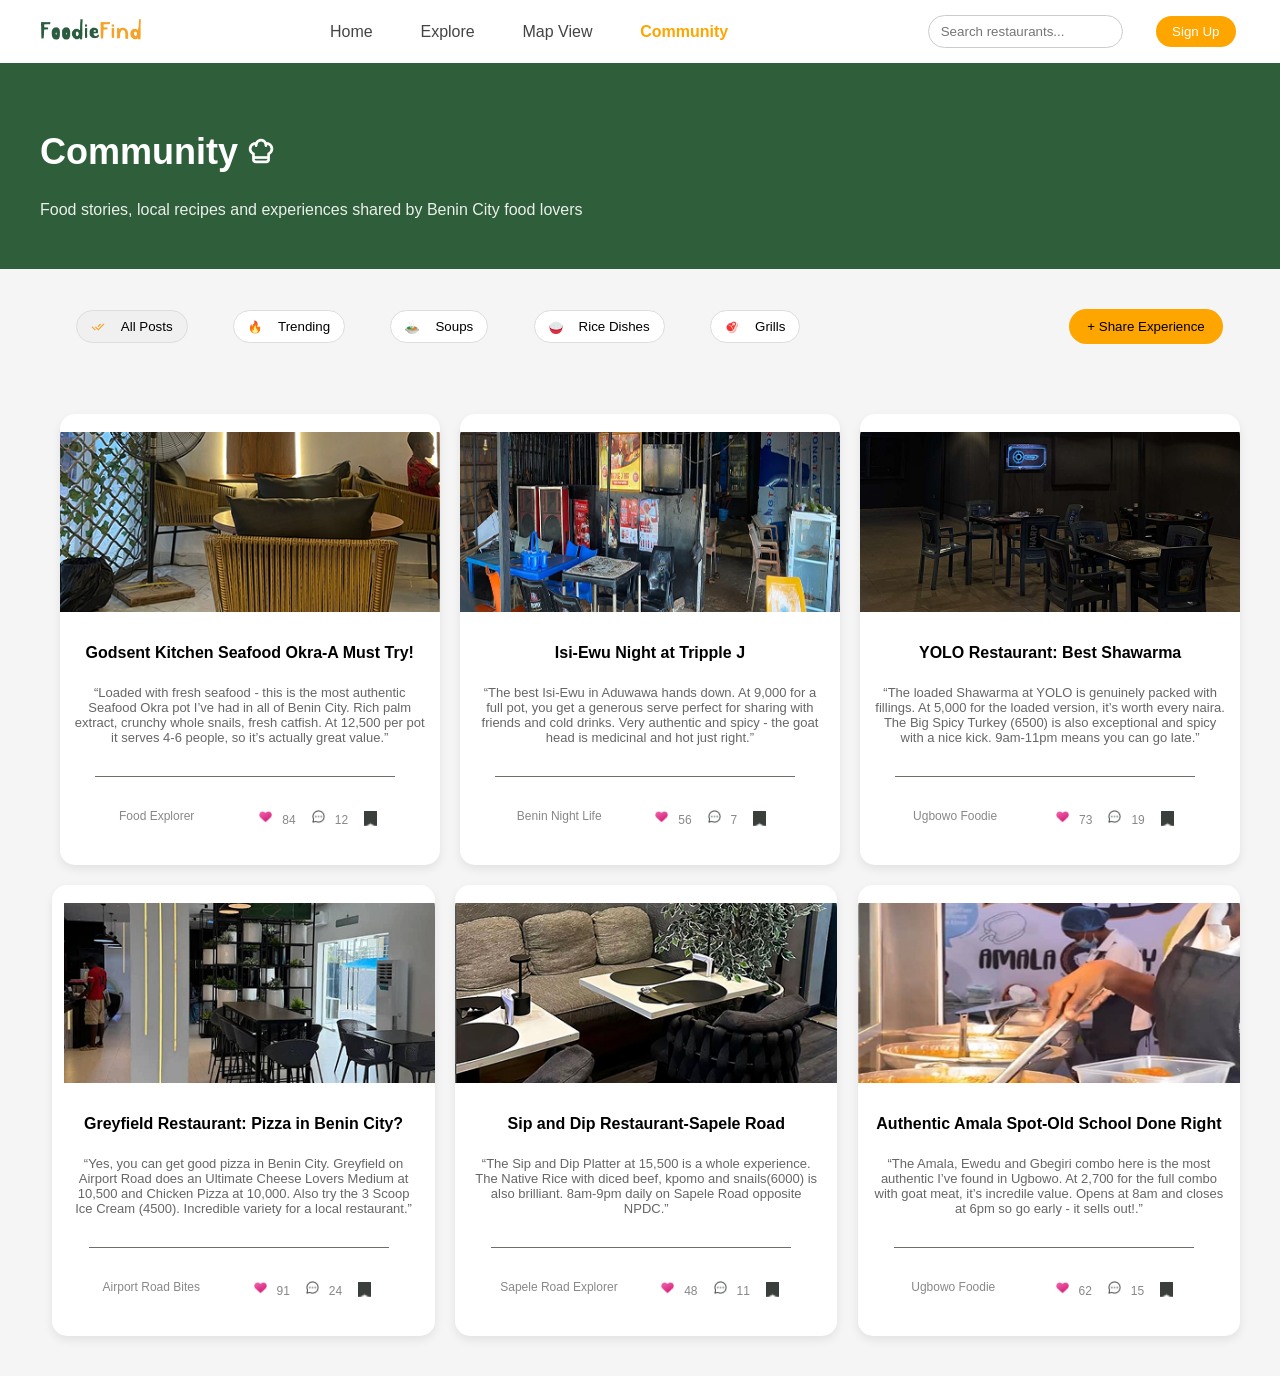
<file: community.html>
<!DOCTYPE html>
<html lang="en">
<head>
    <meta charset="UTF-8">
    <meta name="viewport" content="width=device-width, initial-scale=1.0">
    <title>community</title>
    <link rel="stylesheet" href="community.css">
</head>
<body>
    <!-- NAVBAR -->
<header class="navbar">  
    <div id="logo">
        <img src="images/FoodieFind.png" alt="foodielogo">
    </div>
    <nav>    
    <a href="index.html">Home</a>   
     <a href="explore.html">Explore</a>    
     <a href="map.html">Map View</a>   
      <a href="community.html" class="active">Community</a> 
    </nav>
    <div class="nav-right">   
     <input type="text" placeholder="Search restaurants...">    
     <a href="signup.html"><button class="signup">Sign Up</button> </a>
    </div>
</header>
<!-- HERO -->
<section class="hero">  
    <h1>Community <img src="images/cheflogo.png" alt="cheflogo"></h1>  <p>Food stories, local recipes and experiences shared by Benin City food lovers</p>
</section>
<!-- FILTERS -->
<section class="filters">  
    <div class="chips">   
         <button class="chip active"><img src="images/all.png" alt=""> All Posts</button>   
         <button class="chip"><img src="images/trending.png" alt=""> Trending</button>   
         <button class="chip"><img src="images/soup.png" alt=""> Soups</button>   
         <button class="chip"><img src="images/rice.png" alt=""> Rice Dishes</button>   
         <button class="chip"><img src="images/grill.png" alt=""> Grills</button> 
    </div>
         <button class="share-btn">+ Share Experience</button>
</section>
<!-- POSTS GRID -->
<section class="grid">
  <!-- CARD -->  
  <div class="card"> 
       <img src="images/Godsent.png" alt="Godsent">   
       <h3>Godsent Kitchen Seafood Okra-A Must Try!</h3>   
       <p>“Loaded with fresh seafood - this is the most authentic
        Seafood Okra pot I’ve had in all of Benin City. Rich palm
        extract, crunchy whole snails, fresh catfish. At 12,500 per
        pot it serves 4-6 people, so it’s actually great value.” </p>  <br>
        <div id="line"><img src="images/Vector 50.png" alt=""></div> 
         <div class="meta">     
             <span>Food Explorer</span>    
             <span id="logs">
                <span id="logs1"><img src="images/heart.png" alt="">84</span>
                <span id="logs2"><img src="images/comment.png" alt="">12</span>
                <img src="images/feed.png" alt="">
             </span>   
         </div>  
  </div>
  <div class="card">    
    <img src="images/isiewu.png" alt="tripple j">   
    <h3>Isi-Ewu Night at Tripple J</h3>   
    <p>“The best Isi-Ewu in Aduwawa hands down. At 9,000 for a 
        full pot, you get a generous serve perfect for sharing with
        friends and cold drinks. Very authentic and spicy - the
        goat head is medicinal and hot just right.” </p>    <br>
        <div id="line"><img src="images/Vector 50.png" alt=""></div> 
      <div class="meta">     
         <span>Benin Night Life</span> 
         <span id="logs">
            <span id="logs1"><img src="images/heart.png" alt="">56</span>
            <span id="logs2"><img src="images/comment.png" alt="">7</span> 
            <img src="images/feed.png" alt="">
        </span>        
      </div>  
    </div>
  <div class="card">    
    <img src="images/yolo.png" alt="yolo">    
    <h3>YOLO Restaurant: Best Shawarma</h3>    
    <p>“The loaded Shawarma at YOLO is genuinely packed with
        fillings. At 5,000 for the loaded version, it’s worth every
        naira. The Big Spicy Turkey (6500) is also exceptional and 
        spicy with a nice kick. 9am-11pm means you can go late.” </p> <br>
        <div id="line"><img src="images/Vector 50.png" alt=""></div>    
    <div class="meta">      
        <span>Ugbowo Foodie</span>      
        <span id="logs">
            <span id="logs1"><img src="images/heart.png" alt="">73</span>
            <span id="logs2"><img src="images/comment.png" alt="">19</span>
            <img src="images/feed.png" alt="">
        </span>       
    </div>  
  </div>
</section>
  <section class="grid1">
  <div class="card">    
    <img src="images/greyfield.png" alt="greyfield">    
    <h3>Greyfield Restaurant: Pizza in Benin City?</h3>    
    <p>“Yes, you can get good pizza in Benin City. Greyfield on 
        Airport Road does an Ultimate Cheese Lovers Medium
        at 10,500 and Chicken Pizza at 10,000. Also try the 3 Scoop
        Ice Cream (4500). Incredible variety for a local restaurant.” </p> <br>
        <div id="line"><img src="images/Vector 50.png" alt=""></div>    
    <div class="meta">      
        <span>Airport Road Bites</span>      
        <span id="logs">
            <span id="logs1"><img src="images/heart.png" alt="">91</span>
            <span id="logs2"><img src="images/comment.png" alt="">24</span>
            <img src="images/feed.png" alt="">
        </span>       
    </div>  
 </div>
  <div class="card">    
    <img src="images/sip.png" alt="sip">    
    <h3>Sip and Dip Restaurant-Sapele Road</h3>    
    <p>“The Sip and Dip Platter at 15,500 is a whole experience.
        The Native Rice with diced beef, kpomo and snails(6000)
        is also brilliant. 8am-9pm daily on Sapele Road opposite
         NPDC.” </p>  <br>
         <div id="line"><img src="images/Vector 50.png" alt=""></div>   
    <div class="meta">      
        <span>Sapele Road Explorer</span>      
        <span id="logs">
            <span id="logs1"><img src="images/heart.png" alt="">48</span>
            <span id="logs2"><img src="images/comment.png" alt="">11</span>
            <img src="images/feed.png" alt="">
        </span>       
    </div>  
</div>
  <div class="card">    
    <img src="images/authen.png" alt="amala">    
    <h3>Authentic Amala Spot-Old School Done Right</h3>    
    <p>“The Amala, Ewedu and Gbegiri combo here is the most
        authentic I’ve found in Ugbowo. At 2,700 for the full combo
        with goat meat, it’s incredile value. Opens at 8am and 
        closes at 6pm so go early - it sells out!.” </p> <br>
        <div id="line"><img src="images/Vector 50.png" alt=""></div>    
    <div class="meta">      
        <span>Ugbowo Foodie</span>      
        <span id="logs">
            <span id="logs1"><img src="images/heart.png" alt="">62</span>
            <span id="logs2"><img src="images/comment.png" alt="">15</span>
            <img src="images/feed.png" alt="">
        </span>       
    </div>  
</div>
</section>
</body>
</html>
</file>
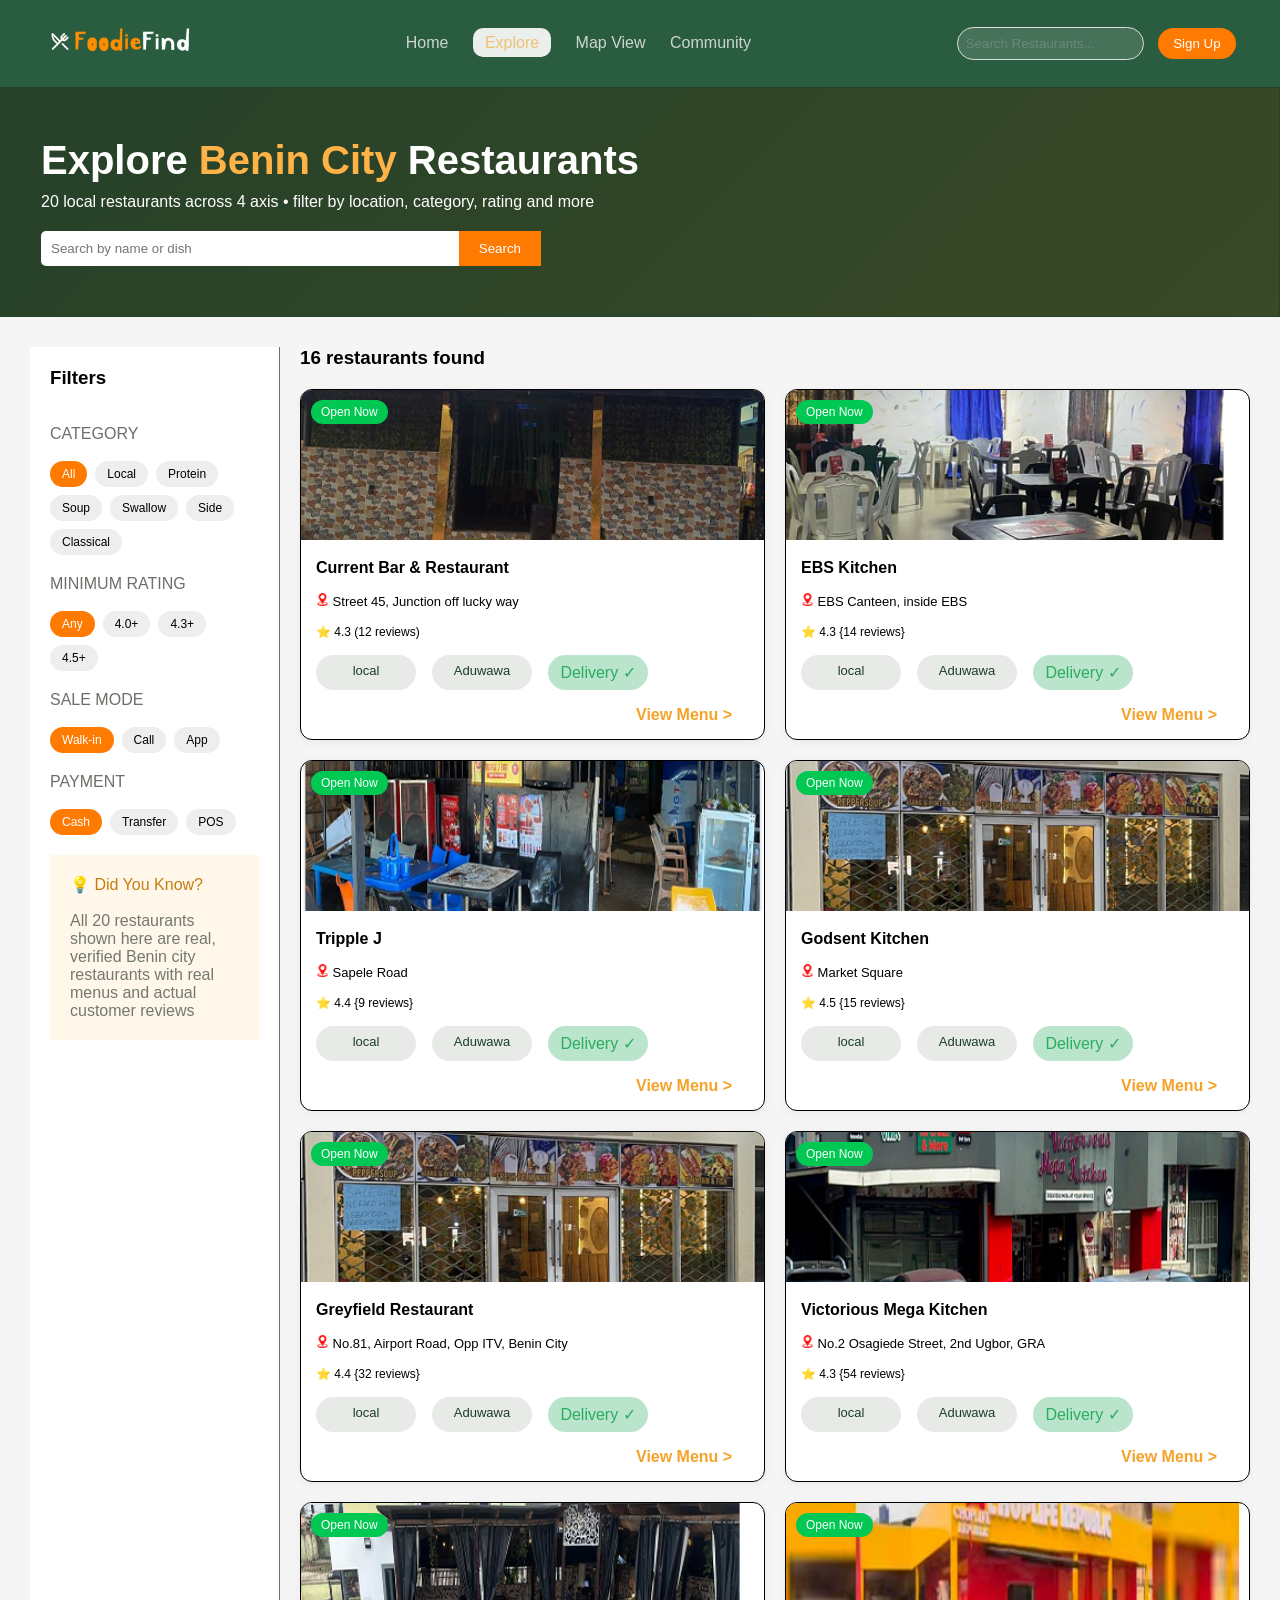
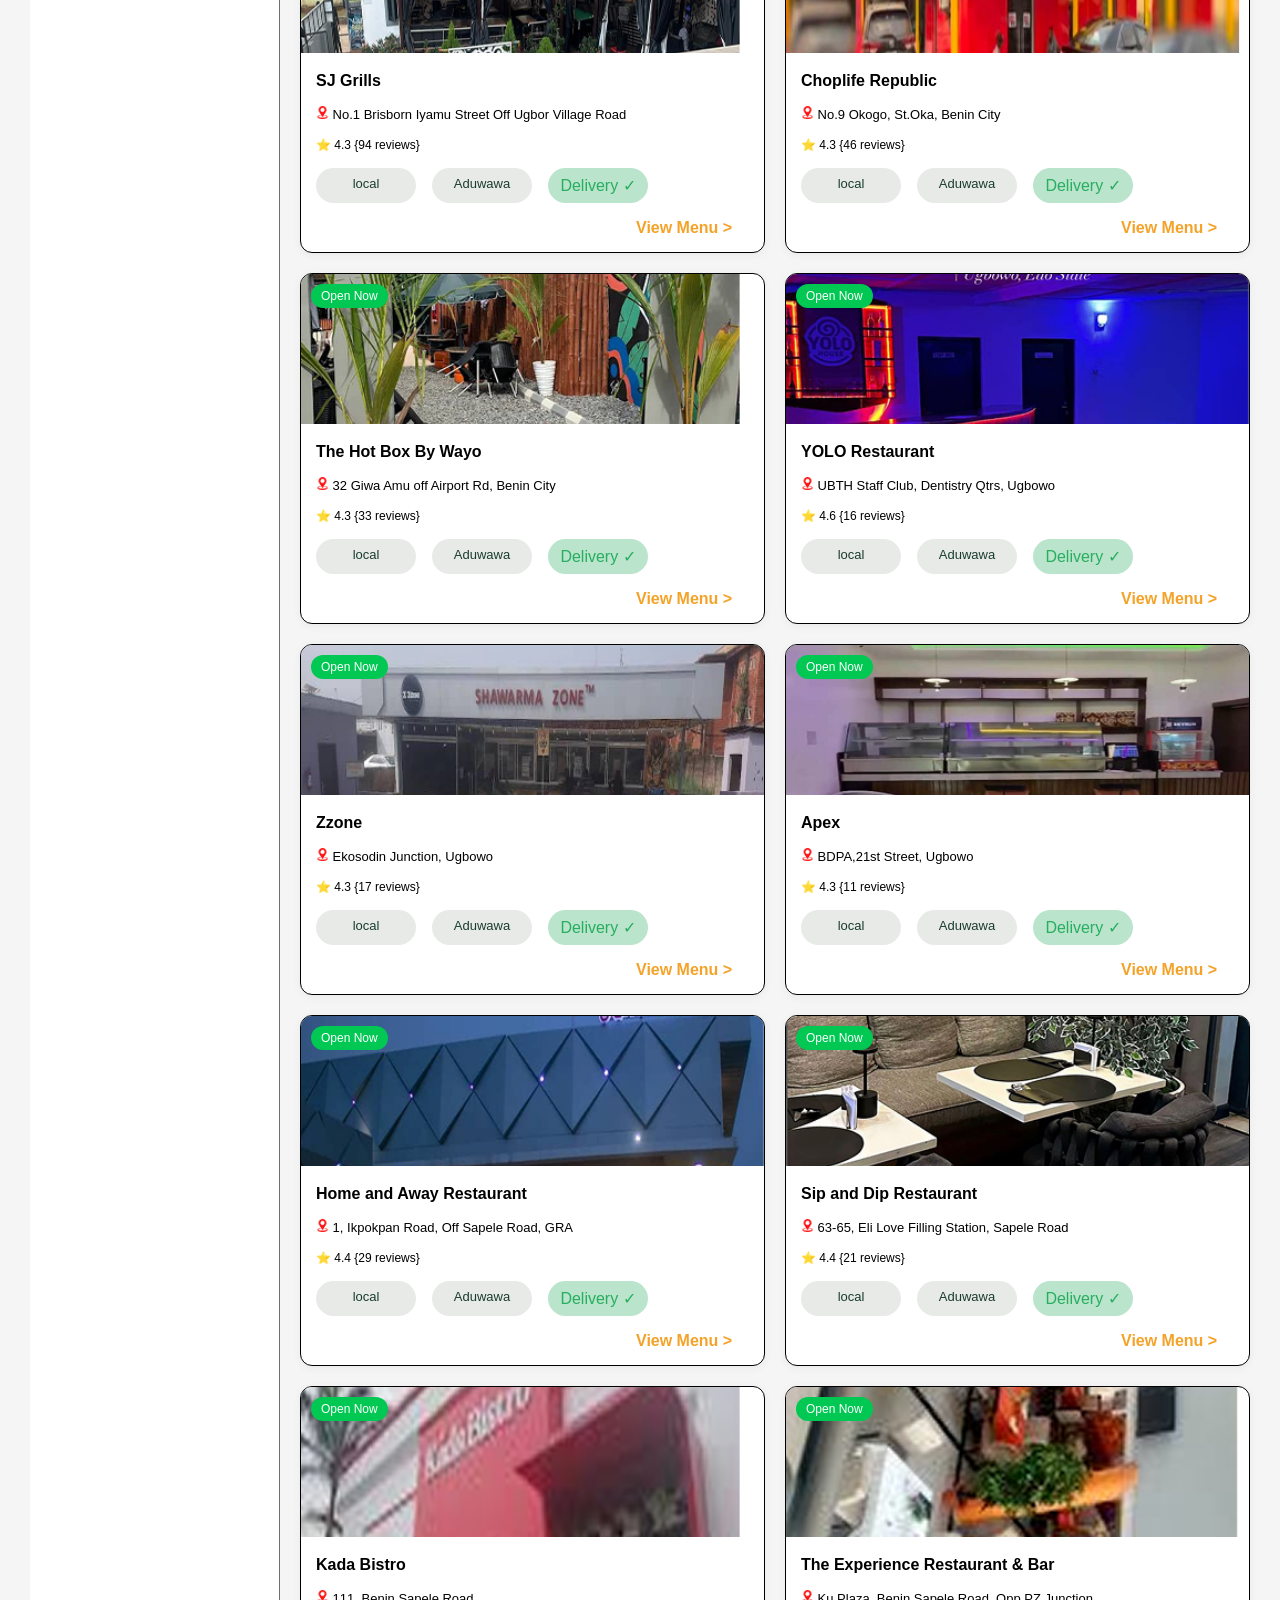
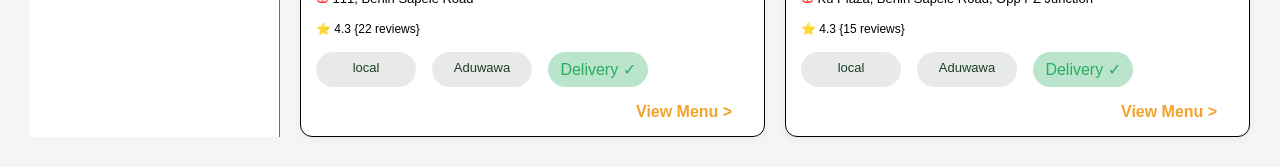
<file: explore.html>
<!DOCTYPE html>
<html lang="en">
<head>
  <meta charset="UTF-8" />
  <meta name="viewport" content="width=device-width, initial-scale=1.0"/>
  <title>FoodieFind - Explore</title>
  <link rel="stylesheet" href="explore.css"/>
</head>
<body>

<!-- NAVBAR -->
<header class="navbar">
  <div class="logo"> <img src="images/Logo.png" alt=""></div>
  <nav>
    <a href="index.html">Home</a>
    <a class="active" href="explore.html">Explore</a>
    <a href="map.html">Map View</a>
    <a href="community.html">Community</a>
  </nav>
  <div class="nav-actions">
    <input type="text" placeholder="Search Restaurants..."/>
    <a href="signup.html"><button class="btn">Sign Up</button> </a>
  </div>
</header>

<!-- HERO -->
<section class="hero">
  <h1>Explore <span>Benin City</span> Restaurants</h1>
  <p>20 local restaurants across 4 axis • filter by location, category, rating and more</p>

  <div class="search-bar">
    <input type="text" placeholder="Search by name or dish"/>
    <button>Search</button>
  </div>
</section>

<!-- MAIN CONTENT -->
<div class="container">

  <!-- SIDEBAR -->
  <aside class="sidebar">
    <h3>Filters</h3> <br><br>

    <div class="filter-group">
      <p>CATEGORY</p> <br>
      <div class="tags">
        <span class="active">All</span>
        <span>Local</span>
        <span>Protein</span>
        <span>Soup</span>
        <span>Swallow</span>
        <span>Side</span>
        <span>Classical</span>
      </div>
    </div>

    <div class="filter-group">
      <p>MINIMUM RATING</p><br>
      <div class="tags">
        <span class="active">Any</span>
        <span>4.0+</span>
        <span>4.3+</span>
        <span>4.5+</span>
      </div>
    </div>

    <div class="filter-group">
      <p>SALE MODE</p><br>
      <div class="tags">
        <span class="active">Walk-in</span>
        <span>Call</span>
        <span>App</span>
      </div>
    </div>

    <div class="filter-group">
      <p>PAYMENT</p><br>
      <div class="tags">
        <span class="active">Cash</span>
        <span>Transfer</span>
        <span>POS</span>
      </div>
    </div>

    <div class="did">
      <span id="didy">💡  Did You Know?</span> <br><br>
      <span id="all">All 20 restaurants shown here are real, 
        verified Benin city restaurants with real 
        menus and actual customer reviews</span>
    </div>

  </aside>

  <!-- RESTAURANTS -->
  <main class="content">
    <h3>16 restaurants found</h3>

    <div class="grid">

      <!-- CARD -->
      <div class="card">
        <img src="images/currentBar.png" alt="">
        <span class="badge">Open Now</span>
        <div class="card-body">
          <h4>Current Bar & Restaurant</h4>
          <p><img src="images/location.png" alt=""> Street 45, Junction off lucky way</p>
          <div class="rating">⭐ 4.3 (12 reviews)</div>
          <div class="las">
            <p>local</p>
            <p>Aduwawa</p>
            <span>Delivery ✓</span>
          </div>
          <span id="view"><a href="">View Menu  ></a></span>
        </div>
      </div>

      <div class="card">
        <img src="images/EbsKitchen.png" alt="">
        <span class="badge">Open Now</span>
        <div class="card-body">
          <h4>EBS Kitchen</h4>
          <p><img src="images/location.png" alt=""> EBS Canteen, inside EBS</p>
          <div class="rating">⭐ 4.3   {14 reviews}</div>
          <div class="las">
            <p>local</p>
            <p>Aduwawa</p>
            <span>Delivery ✓</span>
          </div>
          <span id="view"><a href="">View Menu  ></a></span>
        </div>
      </div>

      <div class="card">
        <img src="images/TrippleJ.png" alt="">
        <span class="badge">Open Now</span>
        <div class="card-body">
          <h4>Tripple J</h4>
          <p><img src="images/location.png" alt=""> Sapele Road</p>
          <div class="rating">⭐ 4.4   {9 reviews}</div>
          <div class="las">
            <p>local</p>
            <p>Aduwawa</p>
            <span>Delivery ✓</span>
          </div>
          <span id="view"><a href="">View Menu  ></a></span>
        </div>
      </div>

      <div class="card">
        <img src="images/GodsentL.png" alt="">
        <span class="badge">Open Now</span>
        <div class="card-body">
          <h4>Godsent Kitchen</h4>
          <p><img src="images/location.png" alt=""> Market Square</p>
          <div class="rating">⭐ 4.5   {15 reviews}</div>
          <div class="las">
            <p>local</p>
            <p>Aduwawa</p>
            <span>Delivery ✓</span>
          </div>
          <span id="view"><a href="">View Menu  ></a></span>
        </div>
      </div>

      <div class="card">
        <img src="images/GodsentL.png" alt="">
        <span class="badge">Open Now</span>
        <div class="card-body">
          <h4>Greyfield Restaurant</h4>
          <p><img src="images/location.png" alt=""> No.81, Airport Road, Opp ITV, Benin City</p>
          <div class="rating">⭐ 4.4   {32 reviews}</div>
          <div class="las">
            <p>local</p>
            <p>Aduwawa</p>
            <span>Delivery ✓</span>
          </div>
          <span id="view"><a href="">View Menu  ></a></span>
        </div>
      </div>

      <div class="card">
        <img src="images/victoriouss.png" alt="">
        <span class="badge">Open Now</span>
        <div class="card-body">
          <h4>Victorious Mega Kitchen</h4>
          <p><img src="images/location.png" alt=""> No.2 Osagiede Street, 2nd Ugbor, GRA</p>
          <div class="rating">⭐ 4.3   {54 reviews}</div>
          <div class="las">
            <p>local</p>
            <p>Aduwawa</p>
            <span>Delivery ✓</span>
          </div>
          <span id="view"><a href="">View Menu  ></a></span>
        </div>
      </div>

      <div class="card">
        <img src="images/sjgrils.png" alt="">
        <span class="badge">Open Now</span>
        <div class="card-body">
          <h4>SJ Grills</h4>
          <p><img src="images/location.png" alt=""> No.1 Brisborn Iyamu Street Off Ugbor Village Road</p>
          <div class="rating">⭐ 4.3   {94 reviews}</div>
          <div class="las">
            <p>local</p>
            <p>Aduwawa</p>
            <span>Delivery ✓</span>
          </div>
          <span id="view"><a href="">View Menu  ></a></span>
        </div>
      </div>

      <div class="card">
        <img src="images/choplifee.png" alt="">
        <span class="badge">Open Now</span>
        <div class="card-body">
          <h4>Choplife Republic</h4>
          <p><img src="images/location.png" alt=""> No.9 Okogo, St.Oka, Benin City</p>
          <div class="rating">⭐ 4.3   {46 reviews}</div>
          <div class="las">
            <p>local</p>
            <p>Aduwawa</p>
            <span>Delivery ✓</span>
          </div>
          <span id="view"><a href="">View Menu  ></a></span>
        </div>
      </div>

      <div class="card">
        <img src="images/hotbox.png" alt="">
        <span class="badge">Open Now</span>
        <div class="card-body">
          <h4>The Hot Box By Wayo</h4>
          <p><img src="images/location.png" alt=""> 32 Giwa Amu off Airport Rd, Benin City</p>
          <div class="rating">⭐ 4.3   {33 reviews}</div>
          <div class="las">
            <p>local</p>
            <p>Aduwawa</p>
            <span>Delivery ✓</span>
          </div>
          <span id="view"><a href="">View Menu  ></a></span>
        </div>
      </div>

      <div class="card">
        <img src="images/yoloo.png" alt="">
        <span class="badge">Open Now</span>
        <div class="card-body">
          <h4>YOLO Restaurant</h4>
          <p><img src="images/location.png" alt=""> UBTH Staff Club, Dentistry Qtrs, Ugbowo</p>
          <div class="rating">⭐ 4.6   {16 reviews}</div>
          <div class="las">
            <p>local</p>
            <p>Aduwawa</p>
            <span>Delivery ✓</span>
          </div>
          <span id="view"><a href="">View Menu  ></a></span>
        </div>
      </div>

      <div class="card">
        <img src="images/zzonee.png" alt="">
        <span class="badge">Open Now</span>
        <div class="card-body">
          <h4>Zzone</h4>
          <p><img src="images/location.png" alt=""> Ekosodin Junction, Ugbowo</p>
          <div class="rating">⭐ 4.3   {17 reviews}</div>
          <div class="las">
            <p>local</p>
            <p>Aduwawa</p>
            <span>Delivery ✓</span>
          </div>
          <span id="view"><a href="">View Menu  ></a></span>
        </div>
      </div>

      <div class="card">
        <img src="images/apex.png" alt="">
        <span class="badge">Open Now</span>
        <div class="card-body">
          <h4>Apex</h4>
          <p><img src="images/location.png" alt=""> BDPA,21st Street, Ugbowo</p>
          <div class="rating">⭐ 4.3   {11 reviews}</div>
          <div class="las">
            <p>local</p>
            <p>Aduwawa</p>
            <span>Delivery ✓</span>
          </div>
          <span id="view"><a href="">View Menu  ></a></span>
        </div>
      </div>

      <div class="card">
        <img src="images/homeawayy.png" alt="">
        <span class="badge">Open Now</span>
        <div class="card-body">
          <h4>Home and Away Restaurant</h4>
          <p><img src="images/location.png" alt=""> 1, Ikpokpan Road, Off Sapele Road, GRA</p>
          <div class="rating">⭐ 4.4   {29 reviews}</div>
          <div class="las">
            <p>local</p>
            <p>Aduwawa</p>
            <span>Delivery ✓</span>
          </div>
          <span id="view"><a href="">View Menu  ></a></span>
        </div>
      </div>

      <div class="card">
        <img src="images/sipdipp.png" alt="">
        <span class="badge">Open Now</span>
        <div class="card-body">
          <h4>Sip and Dip Restaurant</h4>
          <p><img src="images/location.png" alt=""> 63-65, Eli Love Filling Station, Sapele Road</p>
          <div class="rating">⭐ 4.4   {21 reviews}</div>
          <div class="las">
            <p>local</p>
            <p>Aduwawa</p>
            <span>Delivery ✓</span>
          </div>
          <span id="view"><a href="">View Menu  ></a></span>
        </div>
      </div>

      <div class="card">
        <img src="images/kada.png" alt="">
        <span class="badge">Open Now</span>
        <div class="card-body">
          <h4>Kada Bistro</h4>
          <p><img src="images/location.png" alt=""> 111, Benin Sapele Road</p>
          <div class="rating">⭐ 4.3   {22 reviews}</div>
          <div class="las">
            <p>local</p>
            <p>Aduwawa</p>
            <span>Delivery ✓</span>
          </div>
          <span id="view"><a href="">View Menu  ></a></span>
        </div>
      </div>

      <div class="card">
        <img src="images/experi.png" alt="">
        <span class="badge">Open Now</span>
        <div class="card-body">
          <h4>The Experience Restaurant & Bar</h4>
          <p><img src="images/location.png" alt=""> Ku Plaza, Benin Sapele Road, Opp PZ Junction</p>
          <div class="rating">⭐ 4.3   {15 reviews} </div>
          <div class="las">
            <p>local</p>
            <p>Aduwawa</p>
            <span>Delivery ✓</span>
          </div>
          <span id="view"><a href="">View Menu > </a></span>
        </div>
      </div>

      <!-- Duplicate cards as needed -->

    </div>
  </main>

</div>

</body>
</html>
</file>
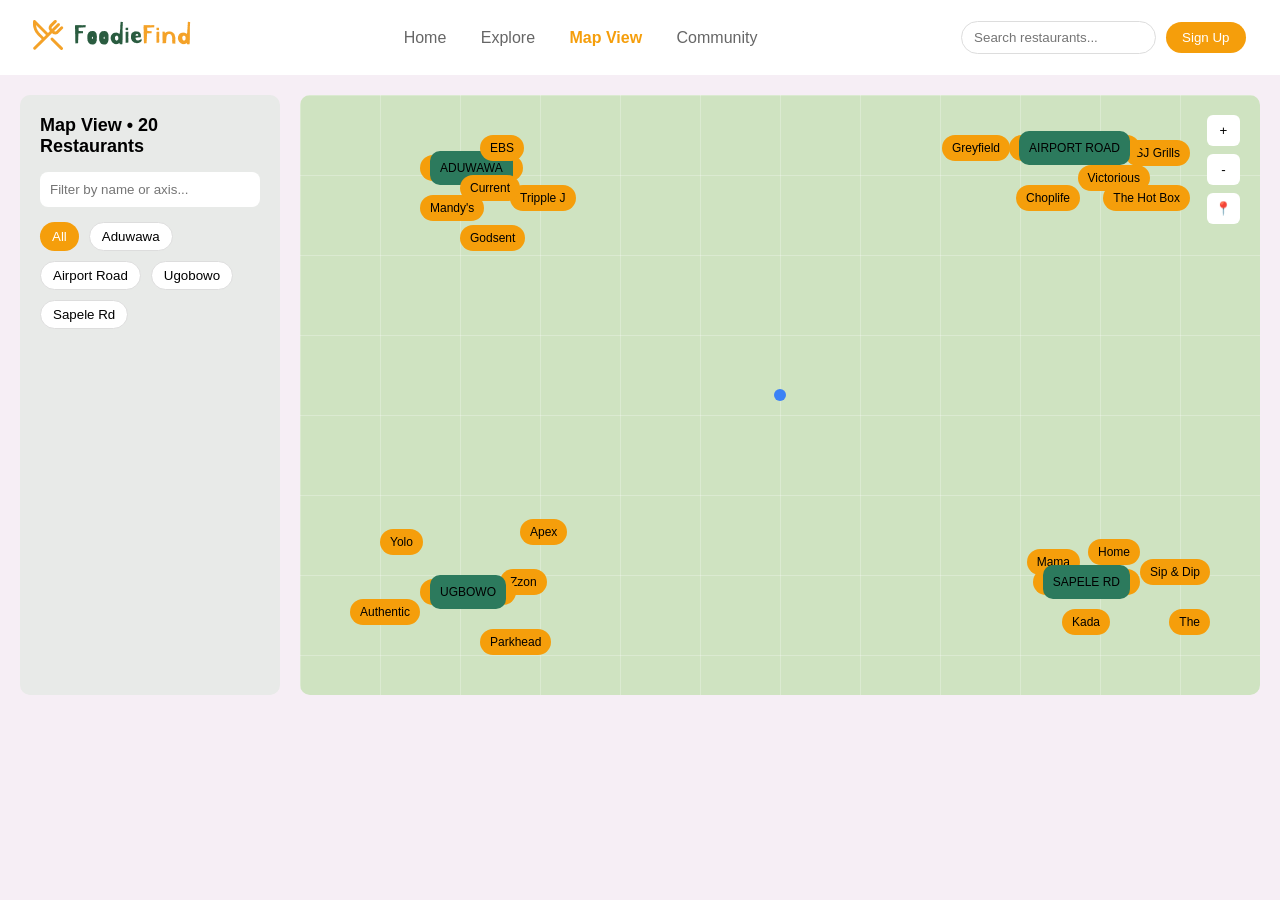
<file: map.html>
<!DOCTYPE html>
<html lang="en">
<head>
  <meta charset="UTF-8" />
  <meta name="viewport" content="width=device-width, initial-scale=1.0"/>
  <title>FoodieFind Map View</title>
  <link rel="stylesheet" href="map.css"/>
</head>
<body>

<header class="navbar">
  <div class="logo"><img src="images/foodielogo.png" alt=""></div>

  <nav>
    <a href="index.html">Home</a>
    <a href="explore.html">Explore</a>
    <a href="map.html" class="active">Map View</a>
    <a href="community.html">Community</a>
  </nav>

  <div class="actions">
    <input type="text" placeholder="Search restaurants..." />
    <a href="signup.html"><button>Sign Up</button> </a>
  </div>
</header>

<main class="container">

  <!-- Sidebar -->
  <aside class="sidebar">
    <h2>Map View • 20 Restaurants</h2>

    <input class="filter" type="text" placeholder="Filter by name or axis..." />

    <div class="filters">
      <button class="active">All</button>
      <button>Aduwawa</button>
      <button>Airport Road</button>
      <button>Ugobowo</button>
      <button>Sapele Rd</button>
    </div>
  </aside>

  <!-- Map Area -->
  <section class="map">

    <!-- grid background -->
    <div class="grid"></div>

    <!-- Sample markers -->
    <div class="tag" style="top: 100px; left: 120px;">Mandy's</div>
    <div class="tag" style="top: 90px; left: 210px;">Tripple J</div>
    <div class="tag" style="top: 130px; left: 160px;">Godsent</div>
    <div class="tag" style="top: 60px; left: 120px;"><span>ADUWAWA</span></div>
    <div class="tag" style="top: 40px; left: 180px;">EBS</div>
    <div class="tag" style="top: 80px; left: 160px;">Current</div>

    <div class="tag" style="top: 90px; right: 180px;">Choplife</div>
    <div class="tag" style="top: 70px; right: 110px;">Victorious</div>
    <div class="tag" style="top: 90px; right: 70px;">The Hot Box</div>
    <div class="tag" style="top: 40px; right: 250px;">Greyfield</div>
    <div class="tag" style="top: 45px; right: 70px;">SJ Grills</div>
    <div class="tag" style="top: 40px; right: 120px;"><span>AIRPORT ROAD</span></div>

    <div class="tag" style="bottom: 140px; left: 80px;">Yolo</div>
    <div class="tag" style="bottom: 100px; left: 200px;">Zzon</div>
    <div class="tag" style="bottom: 40px; left: 180px;">Parkhead</div>
    <div class="tag" style="bottom: 150px; left: 220px;">Apex</div>
    <div class="tag" style="bottom: 90px; left: 120px;"><span>UGBOWO</span></div>
    <div class="tag" style="bottom: 70px; left: 50px;">Authentic</div>

    <div class="tag" style="bottom: 130px; right: 120px;">Home</div>
    <div class="tag" style="bottom: 120px; right: 180px;">Mama</div>
    <div class="tag" style="bottom: 60px; right: 50px;">The</div>
    <div class="tag" style="bottom: 100px; right: 120px;"><span>SAPELE RD</span></div>
    <div class="tag" style="bottom: 110px; right: 50px;">Sip & Dip</div>
    <div class="tag" style="bottom: 60px; right: 150px;">Kada</div>

    <!-- center marker -->
    <div class="center-dot"></div>

    <!-- map controls -->
    <div class="controls">
      <button>+</button>
      <button>-</button>
      <button>📍</button>
    </div>

  </section>

</main>

</body>
</html>
</file>
<file: community.css>
* {
    margin: 0;
    padding: 0;
    box-sizing: border-box;
    font-family: Arial, sans-serif;
  }
  
  body {
    background: #f5f5f5;
  }
  
  /* NAVBAR */
  .navbar {
    position: sticky;
    top: 0;
    z-index: 100;
    display: flex;
    justify-content: space-between;
    align-items: center;
    padding: 15px 40px;
    background: #fff;
  }
  
  #logo img {
    width: 100px;
    margin-left: -5rem;
  }
  
  nav a {
    margin: 0 15px;
    text-decoration: none;
    color: #444;
  }
  
  nav a.active {
    color: orange;
    font-weight: bold;
  }
  
  .nav-right {
    display: flex;
    align-items: center;
    gap: 10px;
  }
  
  .nav-right input {
    padding: 8px 12px;
    border-radius: 20px;
    border: 1px solid #ccc;
  }
  
  .signup {
    background: orange;
    border: none;
    padding: 8px 16px;
    border-radius: 20px;
    color: #fff;
    cursor: pointer;
  }

  .nav-right a {
    text-decoration: none;
  }
  
  /* HERO */
  .hero {
    background: #2f5f3a;
    color: white;
    padding: 50px 40px;
  }
  .hero img {
    width: 26px;
  }
  
  .hero h1 {
    font-size: 36px;
    margin-bottom: 10px;
  }
  
  .hero p {
    opacity: 0.9;
  }
  
  /* FILTERS */
  .filters {
    margin-top: 30px;
    margin-bottom: 40px;
    padding: 10px;
    display: flex;
    align-items: center;
    gap: 2rem;
  }
  
  .filters .chips {
    display: flex;
    gap: 1rem;
  }
  
  .chip {
    display: flex;
    justify-content: center;
    align-items: center;
    text-align: center;
    gap: 1rem;
    text-wrap: nowrap;
    padding: 8px 14px;
    border-radius: 20px;
    border: 1px solid #ddd;
    background: #fff;
    cursor: pointer;
    
  }
  .chip img {  
    width: 14px;
  }
  
  .chip.active {
    background: #f0f0f0;
  }
  
  .share-btn {
    margin-left: 180px;
    text-wrap: nowrap;
    background: orange;
    border: none;
    padding: 10px 18px;
    border-radius: 25px;
    color:black;
    cursor: pointer;
  }
  
  /* GRID */
  .grid {
    justify-content: center;
    align-items: center;
    text-align: center;
    display: flex;
    gap: 0.5rem;
    padding: 20px 40px 40px;
    margin-bottom: -40px;
  }
  .grid1 {
    justify-content: center;
    align-items: center;
    text-align: center;
    display: flex;
    gap: 0.5rem;
    padding: 20px 40px 40px;
  }
  /* CARD */
  .card {
    background: #fff;
    border-radius: 15px;
    overflow: hidden;
    box-shadow: 0 4px 10px rgba(0,0,0,0.08);
    padding-bottom: 10px;
    width: 428px;
  }
  .grid1 .card {
    background: #fff;
    border-radius: 15px;
    overflow: hidden;
    box-shadow: 0 4px 10px rgba(0,0,0,0.08);
    padding-bottom: 10px;
    width: 428px;
  }
  
  .card img {
    width: 100%;
    height: 180px;
    object-fit: cover;
    margin-right: 10px;
  }
  .grid1 .card img {
    margin-right: 10px;
    width: 100%;
    height: 180px;
    object-fit: cover;
  }
  #line img {
    height: 1px;
    width: 300px;
  }
  
  .card h3 {
    font-size: 16px;
    padding: 10px 15px 5px;
  }
  
  .card p {
    font-size: 13px;
    padding: 0 15px;
    color: #666;
  }
  
  .meta {
    display: flex;
    justify-content: space-between;
    padding: 10px 15px;
    font-size: 12px;
    color: #888;
  }
  .meta #logs {
    display: flex;
    align-items: center;
    text-align: center;
    justify-content: center;
    gap: 1rem;
  }
  
  .meta #logs img {
    width: 13px;
    height: 15px;
    align-items: center;
  }
</file>
<file: explore.css>
* {
    margin: 0;
    padding: 0;
    box-sizing: border-box;
    font-family: "Segoe UI", sans-serif;
  }
  
  body {
    background: #f5f5f5;
  }
  
  /* NAVBAR */
  .navbar {
    position: sticky;
    top: 0;
    z-index: 100;
    display: flex;
    justify-content: space-between;
    align-items: center;
    padding: 15px 40px;
    background: #2a5c40;
  }
  
  .logo img{
    width: 10rem;
  }
  
  nav a {
    margin: 0 10px;
    text-decoration: none;
    color: #ccd5ce;
  }
  
  nav .active {
    background: #eaefec;
    color: #f0c073;
    padding: 6px 12px;
    border-radius: 10px;
  }
  
  .nav-actions input {
    background-color: #467259;
    padding: 8px;
    border-radius: 20px;
    border: 1px solid #ddd;
  }

.nav-actions a {
  text-decoration: none;
}
  .nav-actions ::placeholder {
    color: #6c8878;
  }
  
  .btn {
    background: #ff7a00;
    color: white;
    border: none;
    padding: 8px 15px;
    border-radius: 20px;
    margin-left: 10px;
  }
  
  /* HERO */
  .hero {
    background: linear-gradient(135deg, #254129, #3a4926);
    border: 1px solid #254129;
    color: white;
    padding: 50px 40px;
  }
  
  .hero h1 {
    font-size: 40px;
  }
  
  .hero span {
    color: #ffb347;
  }
  
  .hero p {
    margin: 10px 0 20px;
  }
  
  .search-bar {
    display: flex;
    max-width: 500px;
  }
  
  .search-bar input {
    flex: 1;
    padding: 10px;
    border-radius: 5px 0 0 5px;
    border: none;
  }
  
  .search-bar button {
    background: #ff7a00;
    border: none;
    color: white;
    padding: 10px 20px;
  }
  
  /* LAYOUT */
  .container {
    display: flex;
    padding: 30px;
  }
  
  /* SIDEBAR */
  .sidebar {
    width: 250px;
    background: white;
    padding: 20px;
    border-right: 1px solid #6B7068;
  }
  
  .filter-group {
    margin-bottom: 20px;
  }
  .filter-group p{
    color: #6B7068;
  }
  
  .tags {
    display: flex;
    flex-wrap: wrap;
    gap: 8px;
  }
  
  .tags span {
    padding: 6px 12px;
    background: #eee;
    border-radius: 20px;
    font-size: 12px;
  }
  
  .tags .active {
    background: #ff7a00;
    color: white;
  }

  .did {
    background-color: #fff7ea;
    padding: 20px;
  }
  .did #didy {
    color: #c47e10;
    text-wrap: nowrap;
  }
  .did #all {
    color: #747870;
    text-align: left;
    text-wrap: balance;
  }
  
  /* CONTENT */
  .content {
    flex: 1;
    margin-left: 20px;
  }
  
  .grid {
    display: grid;
    grid-template-columns: repeat(auto-fill, minmax(330px, 1fr));
    gap: 20px;
    margin-top: 20px;
  }
  
  /* CARD */
  .card {
    background: white;
    border: 1px solid black;
    border-radius: 12px;
    overflow: hidden;
    position: relative;
    box-shadow: 0 2px 10px rgba(0,0,0,0.05);
  }
  
  .card img {
    width: 100%;
    height: 150px;
    object-fit: cover;
  }
  
  .badge {
    position: absolute;
    top: 10px;
    left: 10px;
    background: #00c853;
    color: white;
    padding: 5px 10px;
    font-size: 12px;
    border-radius: 15px;
  }
  
  .card-body {
    padding: 15px;
  }
  .card-body p {
    font-size: 13px;
  }
  .card-body p img {
    width: 13px;
    height: 13px;
  }
  
  .card-body h4 {
    margin-bottom: 1rem;
  }
  
  .rating {
    margin-top: 1rem;
    font-size: 12px;
  }
  .las {
    margin-top: 1rem;
    display: flex;
    gap: 1rem;
    margin-bottom: 1rem;
  }
  .las p {
    border-radius: 20px;
    background-color: #e8eae8;
    color: #1a3d2b;
    text-align: center;
    padding: 8px;
    width: 100px;
  }
  .las span {
    background-color: #bae4cb;
    color: #27ae60;
    border-radius: 20px;
    text-align: center;
    padding: 8px;
    width: 100px;
  }
  #view a {
    margin-left: 20rem;
    text-decoration: none;
    font-weight: bold;
    color: #F4A228;
  }
</file>
<file: map.css>
* {
  margin: 0;
  padding: 0;
  box-sizing: border-box;
  font-family: "Segoe UI", sans-serif;
}

body {
  background: #f6eef5;
}

/* NAVBAR */
.navbar {
  display: flex;
  justify-content: space-between;
  align-items: center;
  padding: 15px 30px;
  background: #fff;
}

.logo {
  font-weight: bold;
  font-size: 20px;
  color: #2c7a5d;
}

nav a {
  margin: 0 15px;
  text-decoration: none;
  color: #666;
}

nav a.active {
  color: #f59e0b;
  font-weight: 600;
}

.actions {
  display: flex;
  align-items: center;
}

.actions input {
  padding: 8px 12px;
  border-radius: 20px;
  border: 1px solid #ddd;
  margin-right: 10px;
}

.actions button {
  background: #f59e0b;
  border: none;
  padding: 8px 16px;
  border-radius: 20px;
  color: white;
  cursor: pointer;
}
.actions a {
  text-decoration: none;
}

/* MAIN LAYOUT */
.container {
  display: flex;
  padding: 20px;
  gap: 20px;
}

/* SIDEBAR */
.sidebar {
  width: 260px;
  background: #e8eae8;
  padding: 20px;
  border-radius: 10px;
}

.sidebar h2 {
  font-size: 18px;
  margin-bottom: 15px;
}

.filter {
  width: 100%;
  padding: 10px;
  border-radius: 8px;
  border: none;
  margin-bottom: 15px;
}

.filters {
  display: flex;
  flex-wrap: wrap;
  gap: 10px;
}

.filters button {
  padding: 6px 12px;
  border-radius: 20px;
  border: 1px solid #ddd;
  background: #fff;
  cursor: pointer;
}

.filters button.active {
  background: #f59e0b;
  color: #fff;
  border: none;
}

/* MAP AREA */
.map {
  flex: 1;
  height: 600px;
  background: #cfe3c1;
  border-radius: 10px;
  position: relative;
  overflow: hidden;
}

/* GRID BACKGROUND */
.grid {
  position: absolute;
  width: 100%;
  height: 100%;
  background-image: 
    linear-gradient(#ffffff40 1px, transparent 1px),
    linear-gradient(90deg, #ffffff40 1px, transparent 1px);
  background-size: 80px 80px;
}

/* TAGS */
.tag {
  position: absolute;
  background: #f59e0b;
  color: #000;
  padding: 6px 10px;
  border-radius: 15px;
  font-size: 12px;
  font-weight: 500;
}
.tag span {
  background: #2c7a5d;
  padding: 10px;
  border-radius: 10px;
  font-size: 12px;
  font-weight: 500;
}

/* CENTER DOT */
.center-dot {
  position: absolute;
  width: 12px;
  height: 12px;
  background: #3b82f6;
  border-radius: 50%;
  top: 50%;
  left: 50%;
  transform: translate(-50%, -50%);
}

/* CONTROLS */
.controls {
  position: absolute;
  top: 20px;
  right: 20px;
  display: flex;
  flex-direction: column;
}

.controls button {
  margin-bottom: 8px;
  padding: 8px;
  border: none;
  background: #fff;
  border-radius: 6px;
  cursor: pointer;
}
</file>
